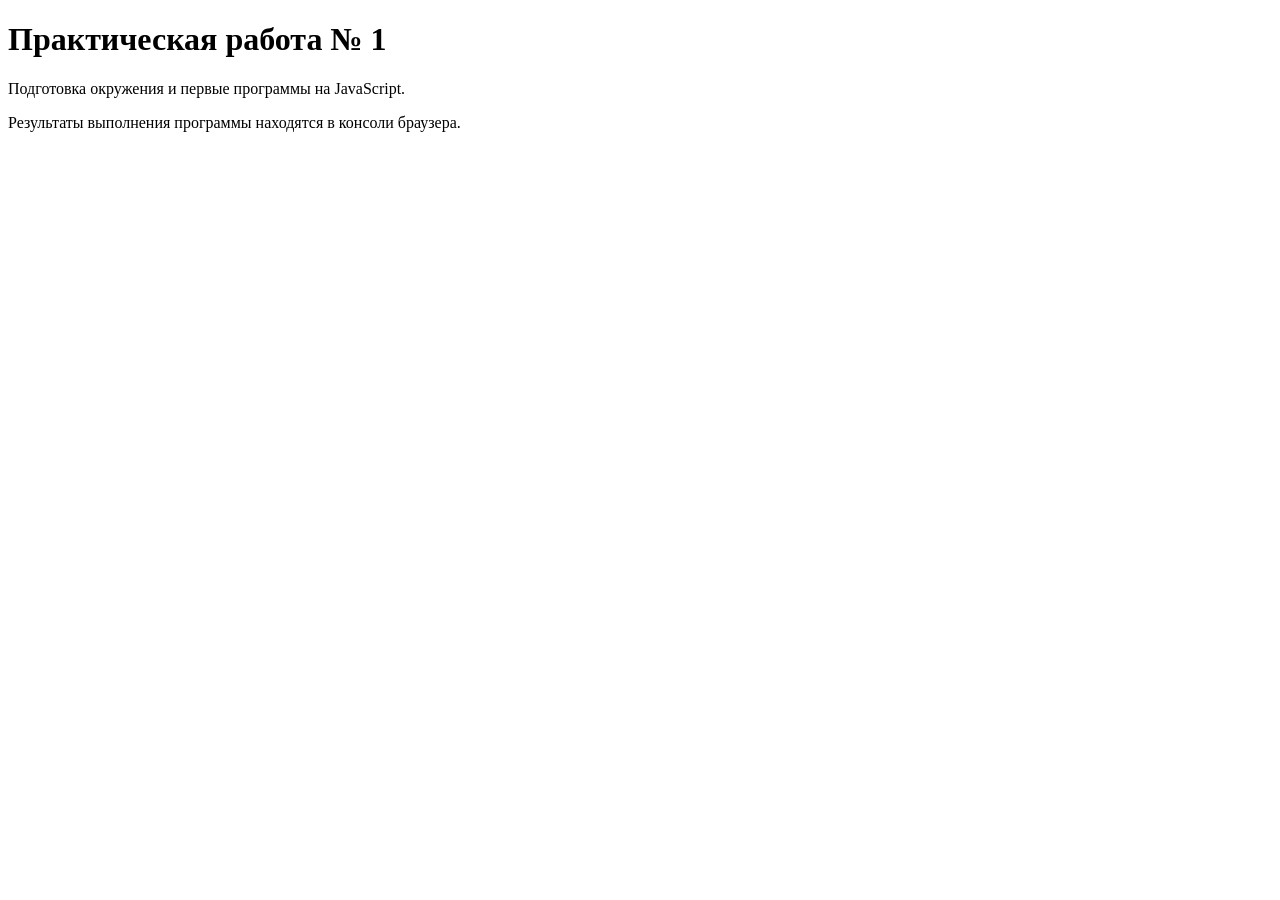
<file: practice-01/index.html>
<!doctype html>
<html lang="ru">
  <head>
    <meta charset="UTF-8">
    <meta name="viewport" content="width=device-width, initial-scale=1.0">
    <title>ПР1 — JavaScript</title>
    <script src="./js/hello.js" defer></script>
  </head>
  <body>
    <main>
      <h1>Практическая работа № 1</h1>
      <p>Подготовка окружения и первые программы на JavaScript.</p>
      <p>Результаты выполнения программы находятся в консоли браузера.</p>
    </main>
  </body>
</html>
</file>
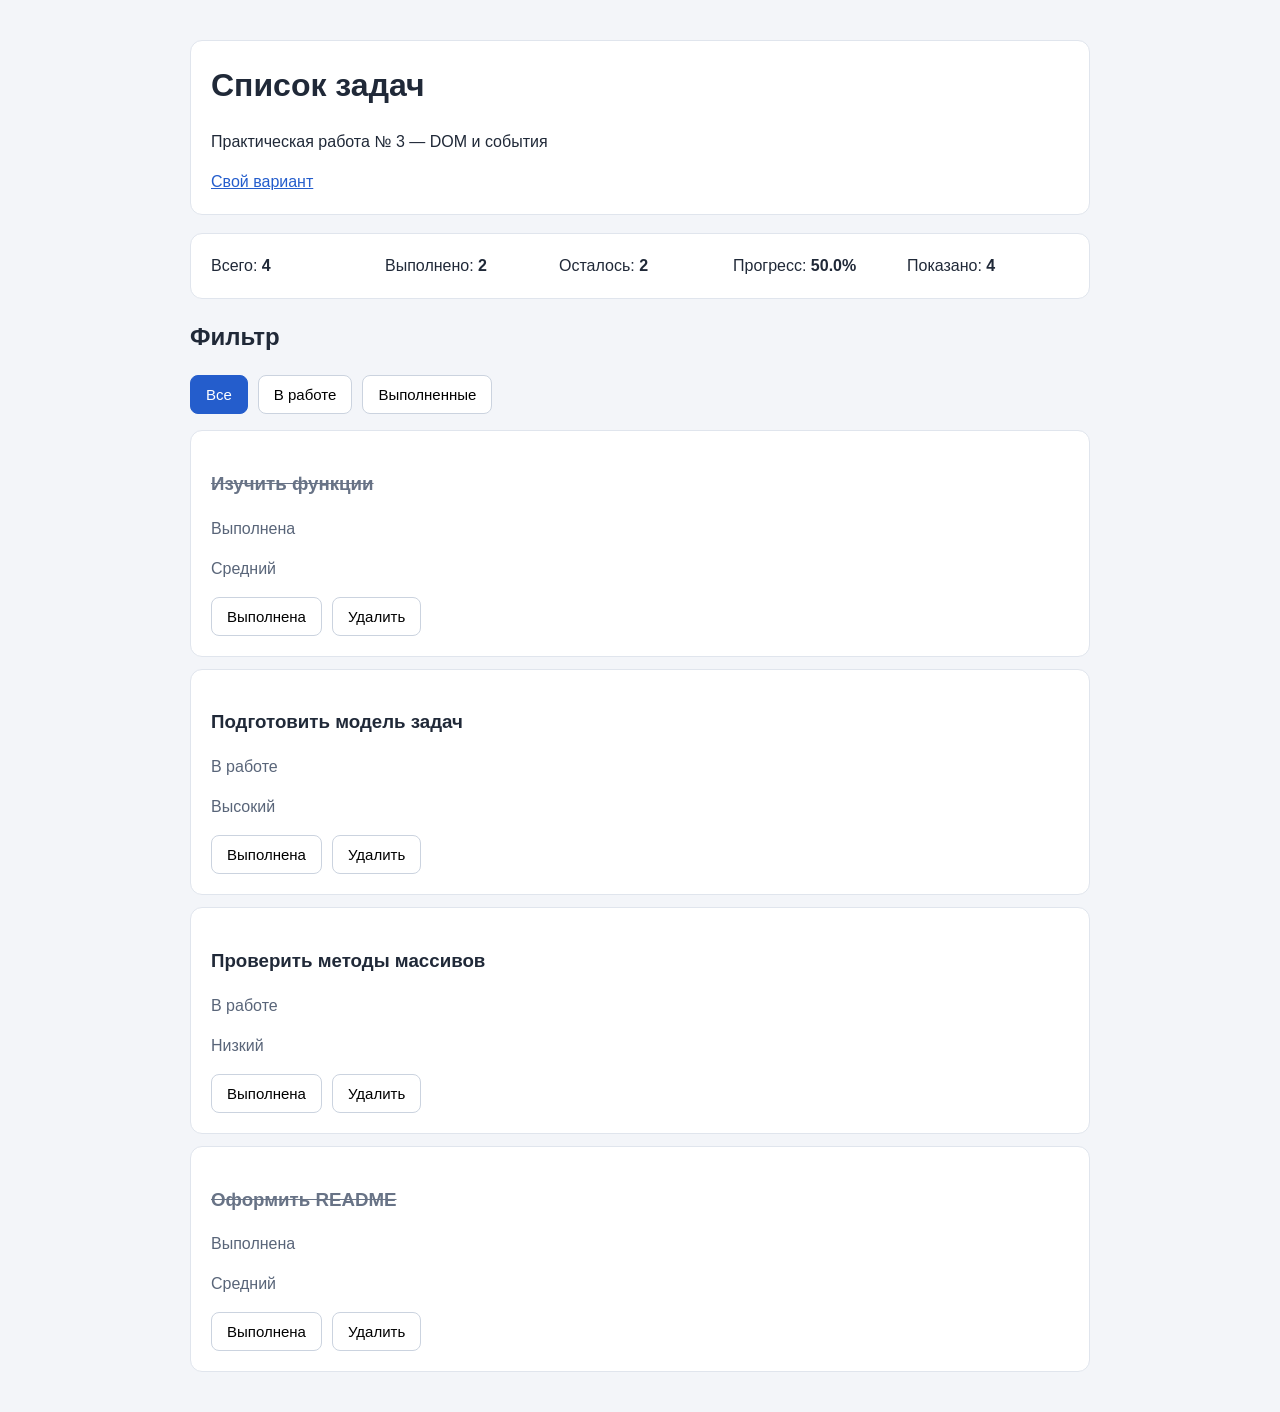
<file: practice-03/index.html>
<!doctype html>
<html lang="ru">
<head>
  <meta charset="UTF-8">
  <meta name="viewport" content="width=device-width, initial-scale=1.0">
  <title>Практическая работа № 3 — Список задач</title>
  <link rel="stylesheet" href="./styles.css">
  <script type="module" src="./src/main.js"></script>
</head>
<body>
  <main class="container">
    <header class="page-header">
      <h1>Список задач</h1>
      <p>Практическая работа № 3 — DOM и события</p>
      <a href="./index.html?dataset=variant">Свой вариант</a>
    </header>

    <section id="task-summary" class="summary" aria-label="Статистика задач">
      <div>Всего: <strong data-stat="total">0</strong></div>
      <div>Выполнено: <strong data-stat="completed">0</strong></div>
      <div>Осталось: <strong data-stat="pending">0</strong></div>
      <div>Прогресс: <strong data-stat="progress">0.0%</strong></div>
      <div>Показано: <strong data-stat="visible">0</strong></div>
    </section>

    <section aria-label="Фильтры задач">
      <h2>Фильтр</h2>
      <div id="task-filters" class="filters">
        <button type="button" data-filter="all" aria-pressed="true">Все</button>
        <button type="button" data-filter="pending" aria-pressed="false">В работе</button>
        <button type="button" data-filter="completed" aria-pressed="false">Выполненные</button>
      </div>
    </section>

    <p id="operation-message" role="status" aria-live="polite"></p>
    <p id="empty-message" class="empty-message" hidden></p>
    <ul id="task-list" class="task-list"></ul>
  </main>
</body>
</html>
</file>
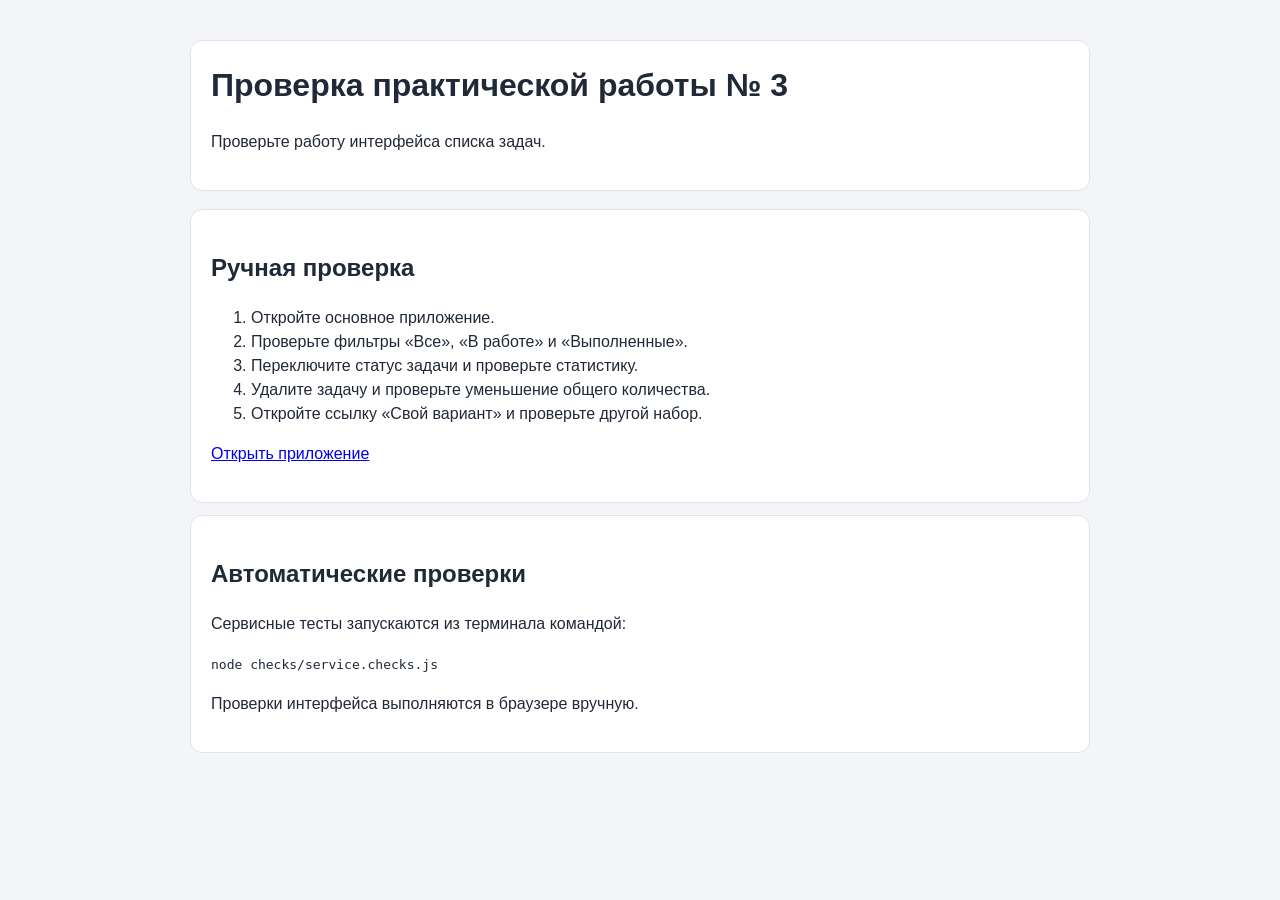
<file: practice-03/checks.html>
<!doctype html>
<html lang="ru">
<head>
  <meta charset="UTF-8">
  <meta name="viewport" content="width=device-width, initial-scale=1.0">
  <title>Проверка PR3</title>
  <link rel="stylesheet" href="./styles.css">
</head>
<body>
  <main class="container">
    <header class="page-header">
      <h1>Проверка практической работы № 3</h1>
      <p>Проверьте работу интерфейса списка задач.</p>
    </header>

    <section class="task-card">
      <h2>Ручная проверка</h2>
      <ol>
        <li>Откройте основное приложение.</li>
        <li>Проверьте фильтры «Все», «В работе» и «Выполненные».</li>
        <li>Переключите статус задачи и проверьте статистику.</li>
        <li>Удалите задачу и проверьте уменьшение общего количества.</li>
        <li>Откройте ссылку «Свой вариант» и проверьте другой набор.</li>
      </ol>
      <p>
        <a href="./index.html">Открыть приложение</a>
      </p>
    </section>

    <section class="task-card">
      <h2>Автоматические проверки</h2>
      <p>Сервисные тесты запускаются из терминала командой:</p>
      <code>node checks/service.checks.js</code>
      <p>Проверки интерфейса выполняются в браузере вручную.</p>
    </section>
  </main>
</body>
</html>
</file>
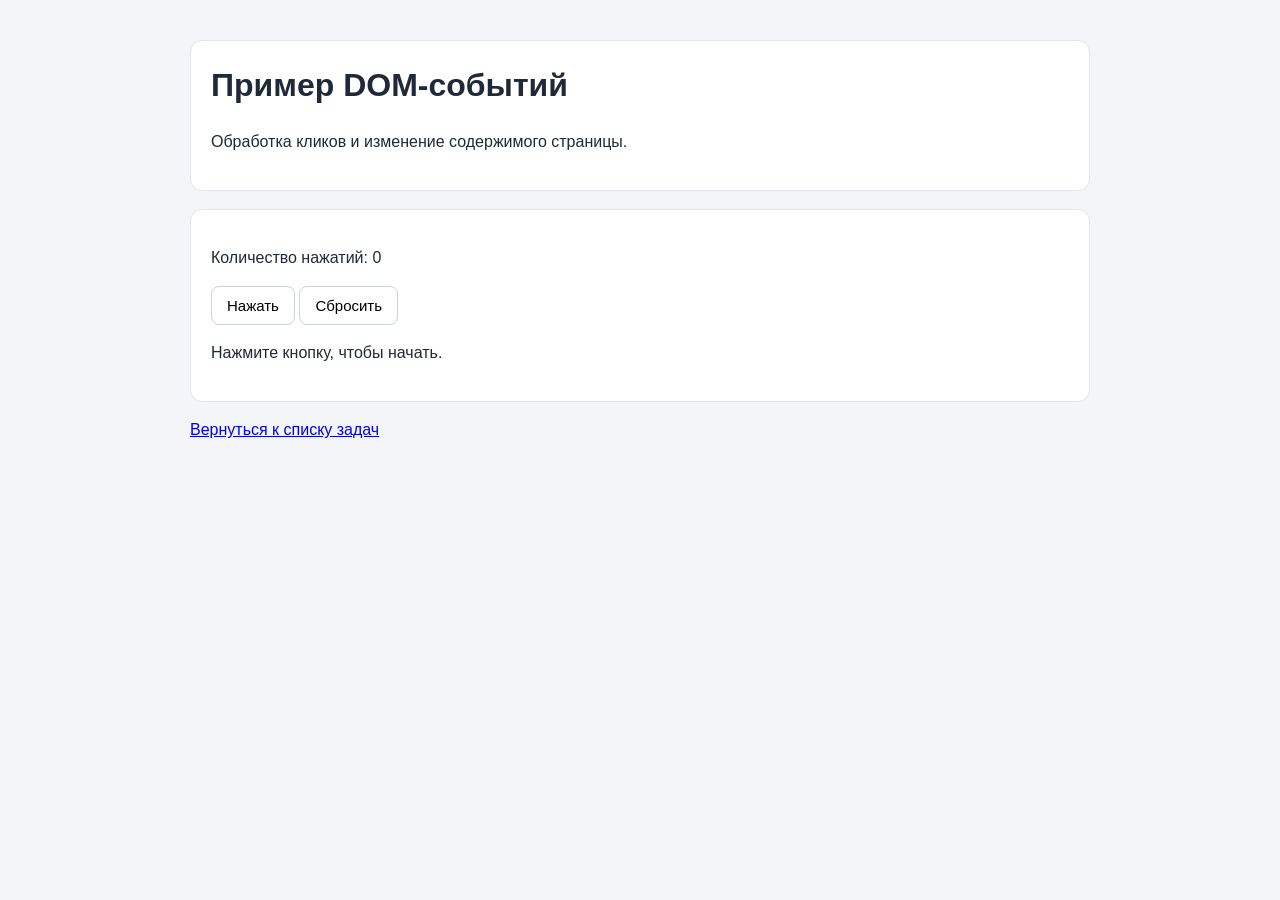
<file: practice-03/examples/dom-events.html>
<!doctype html>
<html lang="ru">
<head>
  <meta charset="UTF-8">
  <meta name="viewport" content="width=device-width, initial-scale=1.0">
  <title>Пример DOM-событий</title>
  <link rel="stylesheet" href="../styles.css">
  <script type="module" src="./dom-events.js"></script>
</head>
<body>
  <main class="container">
    <header class="page-header">
      <h1>Пример DOM-событий</h1>
      <p>Обработка кликов и изменение содержимого страницы.</p>
    </header>

    <section class="task-card">
      <p id="counter">Количество нажатий: 0</p>
      <button id="increment" type="button">Нажать</button>
      <button id="reset" type="button">Сбросить</button>
      <p id="message" role="status" aria-live="polite"></p>
    </section>

    <p><a href="../index.html">Вернуться к списку задач</a></p>
  </main>
</body>
</html>
</file>
<file: practice-03/styles.css>
* {
  box-sizing: border-box;
}

body {
  margin: 0;
  background: #f3f5f9;
  color: #202938;
  font-family: Arial, sans-serif;
  line-height: 1.5;
}

.container {
  width: min(900px, 92%);
  margin: 40px auto;
}

.page-header,
.summary,
.task-card {
  background: white;
  border: 1px solid #e0e5ed;
  border-radius: 12px;
  padding: 20px;
  margin-bottom: 18px;
}

.page-header h1 {
  margin-top: 0;
}

.page-header a {
  color: #245dcc;
}

.summary {
  display: grid;
  grid-template-columns: repeat(auto-fit, minmax(130px, 1fr));
  gap: 12px;
}

.filters,
.task-actions {
  display: flex;
  flex-wrap: wrap;
  gap: 10px;
}

button {
  border: 1px solid #cbd3df;
  border-radius: 8px;
  background: white;
  padding: 10px 15px;
  cursor: pointer;
  font-size: 15px;
}

button:hover {
  background: #edf2fa;
}

button:focus-visible {
  outline: 3px solid #83aaff;
  outline-offset: 2px;
}

button.is-active,
.filters .is-active {
  color: white;
  background: #245dcc;
  border-color: #245dcc;
}

.task-list {
  list-style: none;
  padding: 0;
}

.task-card {
  margin-bottom: 12px;
}

.task-title {
  overflow-wrap: anywhere;
}

.task-status,
.task-priority {
  color: #596579;
}

.is-completed .task-title {
  text-decoration: line-through;
  color: #687386;
}

.task-actions {
  margin-top: 16px;
}

#operation-message {
  color: #b42318;
}

.empty-message {
  padding: 18px;
  background: white;
  border-radius: 8px;
}

[hidden] {
  display: none !important;
}
</file>
